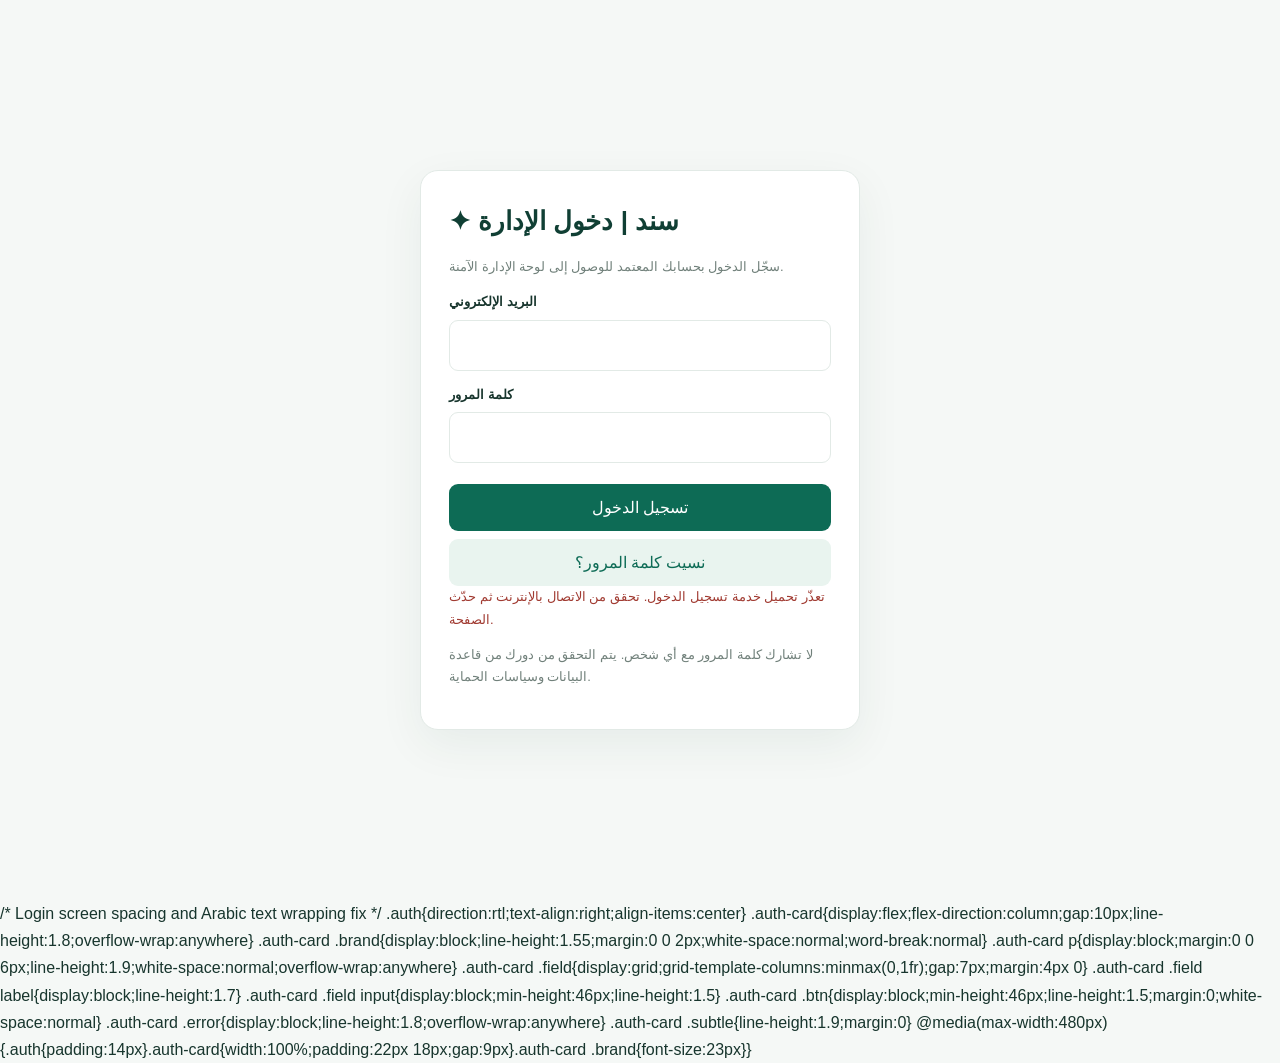
<file: admin/index.html>
<!doctype html>
<html lang="ar" dir="rtl">
<head><meta charset="utf-8"><meta name="viewport" content="width=device-width,initial-scale=1"><meta http-equiv="refresh" content="0;url=/admin.html"><title>إدارة سند</title><script>location.replace('/admin.html'+location.search+location.hash);</script></head>
<body><p><a href="/admin.html">الانتقال إلى لوحة إدارة سند</a></p></body>
</html>
</file>
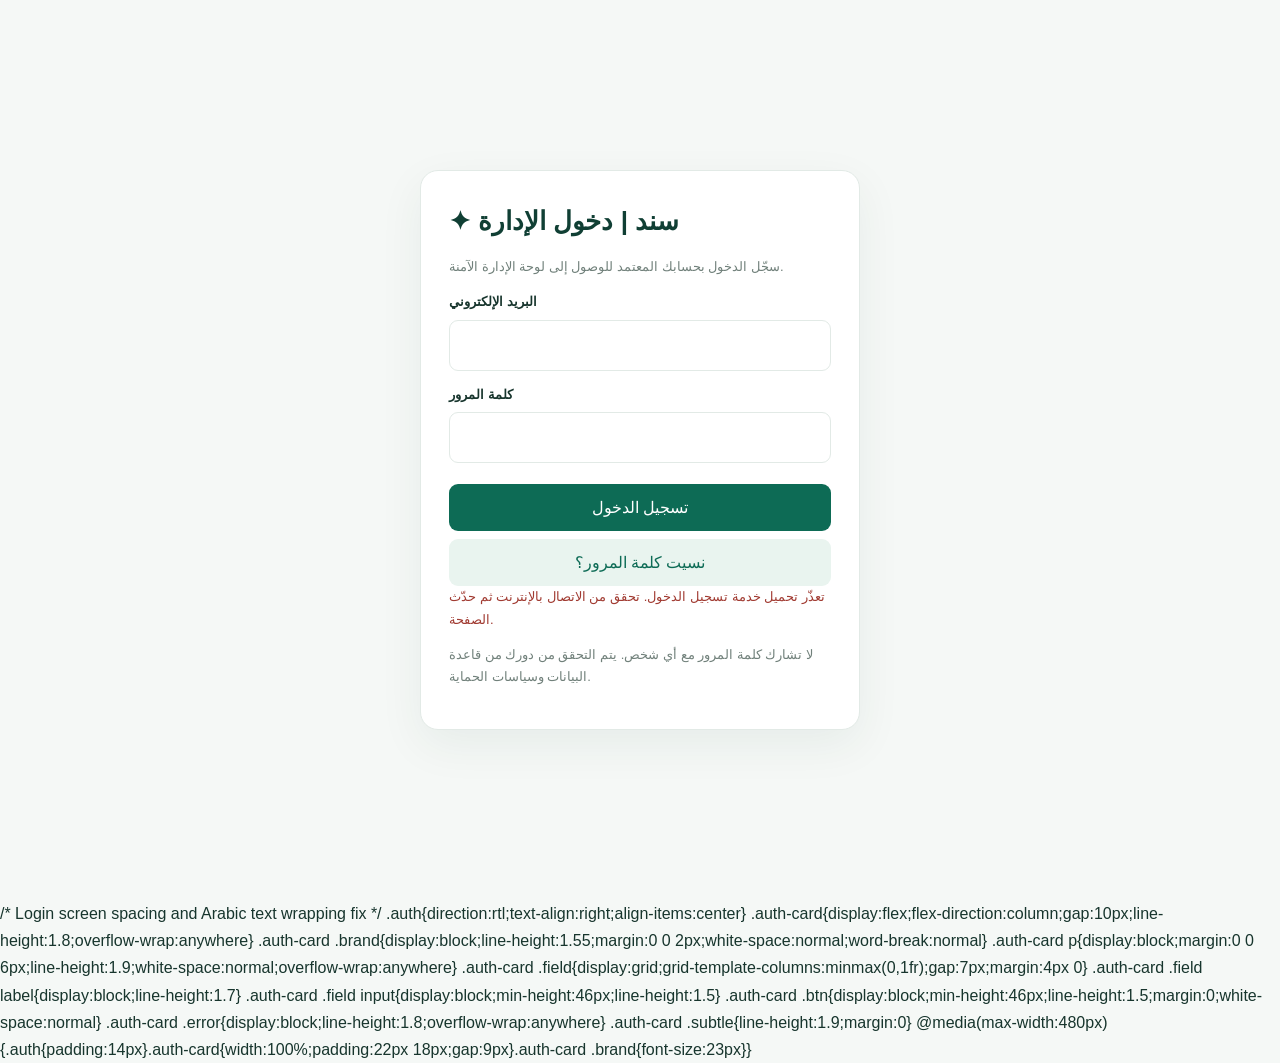
<file: admin.html>
<!doctype html>
<html lang="ar" dir="rtl">
<head>
<meta charset="utf-8"><meta name="viewport" content="width=device-width,initial-scale=1">
<meta name="theme-color" content="#0d6b55"><meta name="application-name" content="إدارة سند"><script>try{var q=new URLSearchParams(location.search).get("lang"),sanadLang=(q==="ar"||q==="en")?q:localStorage.getItem("sanad_language");if(sanadLang!=="ar"&&sanadLang!=="en")sanadLang=/^ar(?:-|$)/i.test(navigator.language||"")?"ar":"en";document.documentElement.lang=sanadLang;document.documentElement.dir=sanadLang==="ar"?"rtl":"ltr";}catch(e){}</script><link rel="manifest" href="/manifest-admin.webmanifest"><link rel="icon" type="image/png" sizes="192x192" href="/icons/admin-app.svg"><link rel="apple-touch-icon" href="/icons/admin-app.svg"><title>إدارة سند</title><script>if("serviceWorker" in navigator){window.addEventListener("load",()=>navigator.serviceWorker.register("/sw.js?v=33",{scope:"/"}).catch(e=>console.warn("Admin app service worker:",e)));}</script>
<style>
:root{--g:#0d6b55;--d:#103f34;--mint:#e9f4ef;--ink:#17352d;--muted:#71817b;--line:#e2eae6;--bg:#f5f8f6;--red:#a13b32}*{box-sizing:border-box}body{margin:0;background:var(--bg);color:var(--ink);font-family:Tahoma,Arial,sans-serif;line-height:1.7}button,input,select,textarea{font:inherit}button{cursor:pointer}.hidden{display:none!important}.auth{min-height:100vh;display:grid;place-items:center;padding:20px}.auth-card{background:white;border:1px solid var(--line);border-radius:18px;padding:28px;width:min(100%,440px);box-shadow:0 15px 45px #103f3410}.brand{font-size:26px;font-weight:bold;color:var(--d);margin-bottom:8px}.auth-card p,.muted{color:var(--muted);font-size:13px}.field{display:grid;gap:6px;margin:13px 0}.field label{font-size:13px;font-weight:bold}.field input,.field select,.field textarea{width:100%;border:1px solid var(--line);border-radius:9px;padding:11px;background:white;color:var(--ink);min-width:0}.btn{border:0;border-radius:9px;padding:10px 15px;background:var(--g);color:white}.btn.secondary{background:var(--mint);color:var(--g)}.btn:disabled{opacity:.6;cursor:wait}.auth .btn{width:100%;margin-top:8px}.error{color:var(--red);font-size:13px;min-height:22px}.layout{display:grid;grid-template-columns:245px 1fr;min-height:100vh}.side{background:var(--d);color:white;padding:22px 15px}.side .brand{color:white;margin:0 8px 20px}.side nav{display:grid;gap:6px}.side nav button{background:transparent;color:#e0eee8;border:0;text-align:right;padding:11px;border-radius:9px}.side nav button.active,.side nav button:hover{background:#23604f}.side .note{font-size:12px;color:#c5d9d0;margin:24px 8px;line-height:1.8}.main{padding:25px;max-width:1450px;width:100%;margin:auto}.top{display:flex;justify-content:space-between;align-items:center;gap:12px;margin-bottom:20px}.top h1{margin:0;font-size:25px}.top-actions{display:flex;align-items:center;gap:10px;flex-wrap:wrap}.pill{background:var(--mint);color:var(--g);padding:6px 11px;border-radius:20px;font-size:12px}.notice{background:#fff8e9;border:1px solid #f2e4c5;color:#765b25;padding:12px;border-radius:10px;font-size:13px;margin-bottom:16px}.stats{display:grid;grid-template-columns:repeat(4,1fr);gap:12px;margin-bottom:18px}.card,.panel{background:white;border:1px solid var(--line);border-radius:14px;padding:17px}.stat small{color:var(--muted)}.stat strong{display:block;font-size:27px;margin-top:8px}.panel{margin-bottom:16px}.panel h2{font-size:17px;margin:0 0 13px}.section{display:none}.section.show{display:block}.formgrid{display:grid;grid-template-columns:repeat(2,minmax(0,1fr));gap:10px}.formgrid .field{margin:0}.wide{grid-column:1/-1}.table-wrap{overflow:auto}table{width:100%;border-collapse:collapse;min-width:550px}th,td{text-align:right;padding:11px 9px;border-bottom:1px solid var(--line);font-size:13px}th{color:var(--muted);font-weight:normal}.empty{text-align:center;color:var(--muted);padding:22px}.actions{display:flex;gap:8px;flex-wrap:wrap;margin:12px 0}.subtle{font-size:12px;color:var(--muted)}.table-actions{display:flex;gap:6px;flex-wrap:wrap}.btn.danger{background:#a13b32;color:#fff}.edit-panel{margin-top:14px}@media(max-width:850px){.layout{grid-template-columns:1fr}.side{padding:12px}.side .brand{margin:0 7px 10px}.side nav{display:flex;overflow:auto}.side nav button{white-space:nowrap}.side .note{display:none}.main{padding:15px}.stats{grid-template-columns:repeat(2,1fr)}}@media(max-width:520px){.top{align-items:flex-start;flex-direction:column}.formgrid{grid-template-columns:1fr}.wide{grid-column:auto}}
</style>
<script>try{var sanadLang=localStorage.getItem("sanad_language");if(sanadLang!=="ar"&&sanadLang!=="en")sanadLang=/^ar(?:-|$)/i.test(navigator.language||"")?"ar":"en";document.documentElement.lang=sanadLang;document.documentElement.dir=sanadLang==="ar"?"rtl":"ltr";}catch(e){}</script></head>
<body>
<section id="authView" class="auth">
 <form id="loginForm" class="auth-card">
  <div class="brand">✦ سند | دخول الإدارة</div>
  <p>سجّل الدخول بحسابك المعتمد للوصول إلى لوحة الإدارة الآمنة.</p>
  <div class="field"><label for="email">البريد الإلكتروني</label><input id="email" type="email" autocomplete="username" required></div>
  <div class="field"><label for="password">كلمة المرور</label><input id="password" type="password" autocomplete="current-password" required></div>
  <button id="loginBtn" class="btn" type="submit">تسجيل الدخول</button>
  <button id="resetBtn" class="btn secondary" type="button">نسيت كلمة المرور؟</button>
  <div id="authError" class="error" role="alert"></div>
  <p class="subtle">لا تشارك كلمة المرور مع أي شخص. يتم التحقق من دورك من قاعدة البيانات وسياسات الحماية.</p>
 </form>
 <form id="recoveryForm" class="auth-card hidden">
  <div class="brand">✦ تعيين كلمة مرور جديدة</div>
  <p>أدخل كلمة مرور جديدة لحسابك، ثم سجّل الدخول بها.</p>
  <div class="field"><label for="newPassword">كلمة المرور الجديدة</label><input id="newPassword" type="password" autocomplete="new-password" minlength="8" required></div>
  <div class="field"><label for="confirmPassword">تأكيد كلمة المرور</label><input id="confirmPassword" type="password" autocomplete="new-password" minlength="8" required></div>
  <button id="savePasswordBtn" class="btn" type="submit">حفظ كلمة المرور</button>
  <div id="recoveryError" class="error" role="alert"></div>
 </form>
</section>
<div id="appView" class="layout hidden">
 <aside class="side"><div class="brand">✦ سند</div><nav id="nav">
  <button class="active" data-tab="overview">نظرة عامة</button>
  <button data-tab="campaigns">الحملات</button><button data-tab="cases">ملفات الأسر</button>
  <button data-tab="aid">طلبات المساعدة</button><button data-tab="distributions">التوزيعات</button><button data-tab="publicIntake">طلبات الموقع الواردة</button><button data-tab="orphans">كفالة الأيتام</button>
  <button data-tab="volunteers">المتطوعون</button><button data-tab="announcements">الإعلانات</button><button data-tab="sponsoredAds">الإعلانات الممولة</button>
  <button data-tab="finance">السجل المالي</button><button data-tab="notifications">التنبيهات</button><button data-tab="team">الصلاحيات</button>
 </nav><p class="note">وصول مقيّد حسب دور الحساب. لا تضف أسماء الأطفال أو عناوين الأسر في الملاحظات العامة.</p></aside>
 <main class="main">
  <div class="top"><div><h1 id="pageTitle">نظرة عامة</h1><div id="signedUser" class="muted"></div></div><div class="top-actions"><span class="pill">مدير عام</span><a class="btn secondary" href="/" style="text-decoration:none">الصفحة الرئيسية</a><button id="languageToggle" class="btn secondary" type="button">English</button><button id="logoutBtn" class="btn secondary">تسجيل الخروج</button></div></div>
  <div class="notice">قاعدة البيانات متصلة. لا تُدخل بيانات مستفيدين حقيقية إلا بعد اعتماد إجراءات الخصوصية والنسخ الاحتياطي والتشغيل المؤسسي. لا توجد بوابة دفع مفعّلة.</div>
  <section id="overview" class="section show"><div class="stats">
   <div class="card stat"><small>الحملات</small><strong id="campaignCount">—</strong></div>
   <div class="card stat"><small>ملفات الأسر</small><strong id="caseCount">—</strong></div>
   <div class="card stat"><small>طلبات المساعدة</small><strong id="aidCount">—</strong></div>
   <div class="card stat"><small>ملفات الأيتام</small><strong id="orphanCount">—</strong></div>
  </div><div class="panel"><h2>حالة الربط</h2><p id="connectionState" class="muted">جارٍ تحميل بيانات قاعدة البيانات…</p></div><div class="panel"><h2>آخر الحملات</h2><div id="recentCampaigns" class="empty">لا توجد بيانات بعد.</div></div></section>
  <section id="campaigns" class="section"><div class="panel"><h2>إضافة حملة إلى قاعدة البيانات</h2><form id="campaignForm" class="formgrid">
   <div class="field"><label>اسم الحملة</label><input name="title" required maxlength="160"></div><div class="field"><label>الهدف المالي التخطيطي</label><input name="target_amount" type="number" min="0" step="0.01"></div>
   <div class="field"><label>العملة</label><select name="currency"><option value="ILS">شيكل (ILS)</option><option value="USD">دولار (USD)</option><option value="EUR">يورو (EUR)</option></select></div>
   <div class="field"><label>الحالة</label><select name="status"><option value="draft">مسودة</option><option value="published">منشورة</option><option value="closed">مغلقة</option></select></div>
   <div class="field wide"><label>الوصف</label><textarea name="description" rows="3"></textarea></div><div><button class="btn">حفظ الحملة</button></div>
  </form></div><div class="panel"><h2>الحملات المسجلة</h2><div id="campaignTable" class="empty">جارٍ التحميل…</div></div></section>
  <section id="cases" class="section"><div class="panel"><h2>فتح ملف أسرة (رمز داخلي فقط)</h2><form id="caseForm" class="formgrid">
   <div class="field"><label>رمز الحالة</label><input name="case_code" required maxlength="40" placeholder="CASE-0001"></div><div class="field"><label>المنطقة العامة</label><input name="region" maxlength="100"></div>
   <div class="field"><label>الحي / المنطقة الفرعية (اختياري)</label><input name="locality" maxlength="100"></div><div class="field"><label>عدد أفراد الأسرة</label><input name="household_size" type="number" min="1"></div>
   <div class="field"><label>الأولوية</label><select name="priority"><option value="normal">عادية</option><option value="high">مرتفعة</option><option value="urgent">طارئة</option><option value="low">منخفضة</option></select></div>
   <div class="field"><label>الحالة</label><select name="status"><option value="new">جديد</option><option value="under_review">قيد الدراسة</option><option value="approved">معتمد</option><option value="active">نشط</option><option value="closed">مغلق</option><option value="rejected">مرفوض</option></select></div><div><button class="btn">حفظ ملف الأسرة</button></div>
  </form><p class="subtle">لا تضع الاسم أو الهاتف أو العنوان التفصيلي هنا. تفاصيل الاتصال لها جدول خاص وصلاحيات منفصلة.</p></div><div class="panel"><h2>ملفات الأسر</h2><div id="caseTable" class="empty">جارٍ التحميل…</div></div></section>
  <section id="aid" class="section"><div class="panel"><h2>تسجيل طلب مساعدة لملف موجود</h2><form id="aidForm" class="formgrid">
   <div class="field"><label>ملف الأسرة</label><select name="case_id" id="caseSelect" required><option value="">اختر رمز الحالة</option></select></div>
   <div class="field"><label>نوع الاحتياج</label><select name="category"><option value="food">غذاء</option><option value="medical">صحي</option><option value="shelter">مأوى</option><option value="cash">نقدي</option><option value="education">تعليم</option><option value="clothing">كسوة</option><option value="other">أخرى</option></select></div>
   <div class="field"><label>الأولوية</label><select name="priority"><option value="normal">عادية</option><option value="high">مرتفعة</option><option value="urgent">طارئة</option><option value="low">منخفضة</option></select></div>
   <div class="field"><label>الحالة</label><select name="status"><option value="new">جديد</option><option value="under_review">قيد المراجعة</option><option value="approved">معتمد</option><option value="scheduled">مجدول</option><option value="delivered">تم التسليم</option><option value="closed">مغلق</option><option value="rejected">مرفوض</option></select></div>
   <div class="field wide"><label>وصف مختصر غير حساس</label><textarea name="description" rows="2" maxlength="1000"></textarea></div><div><button class="btn">حفظ الطلب</button></div>
  </form></div><div class="panel"><h2>طلبات المساعدة</h2><div id="aidTable" class="empty">جارٍ التحميل…</div></div></section>
  <section id="publicIntake" class="section"><div class="panel"><h2>طلبات المساعدة المرسلة من الموقع</h2><p class="subtle">هذه الطلبات منفصلة عن الطلبات المرتبطة بملفات الأسر. تظهر هنا للمدير فقط وفق سياسات قاعدة البيانات.</p><div id="publicIntakeTable" class="empty">جارٍ التحميل…</div><form id="publicIntakeEditForm" class="formgrid panel edit-panel hidden"><input type="hidden" name="id"><div class="field"><label>نوع الاحتياج</label><input name="need_type" required maxlength="120"></div><div class="field"><label>المنطقة</label><input name="region" maxlength="160"></div><div class="field"><label>وسيلة التواصل</label><input name="contact" maxlength="200"></div><div class="field wide"><label>التفاصيل</label><textarea name="details" rows="4" maxlength="3000"></textarea></div><div class="actions wide"><button class="btn" type="submit">حفظ التعديلات</button><button class="btn secondary" id="cancelPublicIntakeEdit" type="button">إلغاء</button></div></form><p id="publicIntakeDiagnostic" class="subtle" aria-live="polite"></p></div></section>
  <section id="orphans" class="section"><div class="panel"><h2>إضافة ملف كفالة برمز داخلي</h2><form id="orphanForm" class="formgrid">
   <div class="field"><label>ملف الأسرة المرتبط</label><select name="case_id" id="orphanCaseSelect" required><option value="">اختر رمز الحالة</option></select></div>
   <div class="field"><label>رمز ملف اليتيم</label><input name="internal_code" required maxlength="40" placeholder="ORPH-0001"></div>
   <div class="field"><label>العمر (بالسنوات)</label><input name="age_years" type="number" min="0" max="21"></div>
   <div class="field"><label>الحالة</label><select name="status"><option value="pending">بانتظار التحقق</option><option value="eligible">مؤهل</option><option value="sponsored">مكفول</option><option value="paused">موقوف مؤقتًا</option><option value="closed">مغلق</option></select></div><div><button class="btn">حفظ ملف الكفالة</button></div>
  </form><p class="subtle">لا تدخل اسم الطفل أو صورته أو مدرسته أو بيانات تعريفية.</p></div><div class="panel"><h2>ملفات الكفالة</h2><div id="orphanTable" class="empty">جارٍ التحميل…</div></div></section>
  <section id="volunteers" class="section"><div class="panel"><h2>إضافة متطوع</h2><form id="volunteerForm" class="formgrid">
   <div class="field"><label>الاسم الكامل</label><input name="full_name" required maxlength="160"></div><div class="field"><label>رقم التواصل</label><input name="phone" type="tel"></div>
   <div class="field"><label>المنطقة العامة</label><input name="region"></div><div class="field"><label>الحالة</label><select name="status"><option value="pending">قيد المراجعة</option><option value="approved">معتمد</option><option value="inactive">غير نشط</option></select></div>
   <div class="field wide"><label>المهارات (افصل بينها بفاصلة)</label><input name="skills" placeholder="تنسيق، توزيع، إدخال بيانات"></div><div><button class="btn">حفظ المتطوع</button></div>
  </form></div><div class="panel"><h2>المتطوعون</h2><div id="volunteerTable" class="empty">جارٍ التحميل…</div></div></section>
  <section id="announcements" class="section"><div class="panel"><h2>إضافة إعلان</h2><form id="announcementForm" class="formgrid"><div class="field"><label>العنوان</label><input name="title" required maxlength="160"></div><div class="field"><label>النشر</label><select name="is_published"><option value="false">مسودة</option><option value="true">نشر الآن</option></select></div><div class="field wide"><label>النص</label><textarea name="body" rows="4" required></textarea></div><div><button class="btn">حفظ الإعلان</button></div></form></div><div class="panel"><h2>الإعلانات</h2><div id="announcementTable" class="empty">جارٍ التحميل…</div></div></section>
  <section id="sponsoredAds" class="section"><div class="panel"><h2>إضافة إعلان ممول</h2><p class="subtle">أضف بيانات الإعلان وسعره ومدة عرضه. يبقى الإعلان مخفيًا حتى تؤكد استلام المبلغ ثم تختار نشره.</p><form id="sponsoredAdForm" class="formgrid">
   <div class="field"><label>اسم المعلن</label><input name="advertiser_name" required maxlength="160"></div><div class="field"><label>عنوان الإعلان</label><input name="title" required maxlength="180"></div>
   <div class="field wide"><label>نص الإعلان</label><textarea name="body" rows="4" required maxlength="3000"></textarea></div>
   <div class="field"><label>رابط صورة الإعلان (اختياري)</label><input name="image_url" type="url" placeholder="https://..."></div><div class="field"><label>رابط الإعلان أو التواصل (اختياري)</label><input name="target_url" type="url" placeholder="https://..."></div>
   <div class="field"><label>السعر المتفق عليه</label><input name="price" type="number" min="0" step="0.01" required></div><div class="field"><label>العملة</label><select name="currency"><option value="ILS">شيكل (ILS)</option><option value="USD">دولار (USD)</option><option value="EUR">يورو (EUR)</option></select></div>
   <div class="field"><label>بداية الإعلان</label><input name="starts_at" type="datetime-local"></div><div class="field"><label>نهاية الإعلان</label><input name="ends_at" type="datetime-local" required></div>
   <div class="field"><label>حالة الإعلان</label><select name="status"><option value="draft">مسودة — غير منشور</option><option value="published">جاهز للنشر بعد تأكيد الدفع</option></select></div><div><button class="btn" type="submit">حفظ الإعلان</button></div>
  </form></div><div class="panel"><h2>إدارة الإعلانات الممولة</h2><div id="sponsoredAdTable" class="empty">جارٍ التحميل…</div></div></section>
<section id="notifications" class="section"><div class="panel"><h2>التنبيهات الداخلية</h2><p class="subtle">تنبيهات داخلية، مع إمكانية استقبال إشعارات الهاتف حتى عند إغلاق لوحة الإدارة.</p><div id="pushControls" class="actions" hidden><button id="enablePushBtn" class="btn" type="button">تفعيل إشعارات الهاتف</button><button id="disablePushBtn" class="btn secondary" type="button" hidden>إيقاف إشعارات هذا الجهاز</button><span id="pushStatus" class="subtle" role="status" aria-live="polite"></span></div><div id="notificationTable" class="empty">جارٍ التحميل…</div></div></section>
  <section id="team" class="section"><div class="panel"><h2>إدارة أدوار الفريق</h2><p class="subtle">يمكن للمدير العام تعديل أدوار الحسابات الموجودة فقط. إنشاء حساب دخول جديد يتم من نظام المصادقة، وليس من هذه الشاشة.</p><div id="teamTable" class="empty">جارٍ التحميل…</div></div></section>
  <section id="distributions" class="section"><div class="panel"><h2>تسجيل عملية توزيع</h2><p class="subtle">سجل ما تم توزيعه فعليًا. تبقى العملية غير مكتملة في التقارير العامة حتى تأكيد استلام المستفيد أو من ينوب عنه.</p><form id="distributionForm" class="formgrid">
 <div class="field"><label>طلب المساعدة</label><select name="request_id" id="distributionRequestSelect" required><option value="">اختر الطلب</option></select></div>
 <div class="field"><label>ملف الأسرة</label><select name="case_id" id="distributionCaseSelect" required><option value="">اختر ملف الأسرة</option></select></div>
 <div class="field"><label>نوع المساعدة</label><input name="assistance_type" required maxlength="120"></div>
 <div class="field"><label>الكمية / عدد الوحدات</label><input name="quantity" type="number" min="0.01" step="0.01" required></div>
 <div class="field"><label>الرقم المرجعي للتوزيع</label><input name="reference_code" required maxlength="80"></div>
 <div class="field wide"><label>ملاحظات غير حساسة</label><textarea name="notes" rows="2" maxlength="500"></textarea></div>
 <div><button class="btn" type="submit">حفظ سجل التوزيع</button></div>
 </form></div><div class="panel"><h2>سجلات التوزيع</h2><div id="distributionTable" class="empty">جارٍ التحميل…</div></div></section>
 <section id="finance" class="section">
 <div class="panel"><h2>تسجيل تبرع وارد يدويًا</h2><p class="notice">يسجل التبرع أولًا بانتظار التحقق. لا تؤكد الاستلام إلا بعد مطابقة التحويل على الشبكة والتحقق من وصوله فعليًا.</p><form id="donationEntryForm" class="formgrid">
  <div class="field"><label>الحملة (اختياري)</label><select name="campaign_id" id="donationCampaignSelect"><option value="">حملة سند العامة</option></select></div>
  <div class="field"><label>المبلغ</label><input name="amount" type="number" min="0.01" step="0.01" required></div>
  <div class="field"><label>العملة</label><select name="currency"><option value="USD">دولار (USD)</option><option value="ILS">شيكل (ILS)</option><option value="EUR">يورو (EUR)</option></select></div>
  <div class="field"><label>اسم المتبرع (اختياري، داخلي)</label><input name="donor_name" maxlength="160"></div>
  <div class="field"><label>مرجع التحويل</label><input name="payment_reference" maxlength="180" required></div>
  <div class="field"><label>الشبكة</label><input name="network" maxlength="80" placeholder="BEP20"></div>
  <div class="field wide"><label>معرّف المعاملة TXID</label><input name="transaction_hash" maxlength="220" dir="ltr"></div><div><button class="btn" type="submit">حفظ بانتظار التحقق</button></div>
 </form></div>
 <div class="panel"><h2>سجل التبرعات</h2><div id="donationTable" class="empty">جارٍ التحميل…</div></div>
 <div class="panel"><h2>تسجيل مصروف فعلي</h2><p class="subtle">أدخل المصروف بعد حدوثه، ثم تحقّق منه بعد مراجعة الإيصال أو المستند. لا تسجل تقديرات على أنها مصروفات مدفوعة.</p>
 <form id="campaignExpenseForm" class="formgrid">
  <div class="field"><label>الحملة (اختياري)</label><select name="campaign_id" id="expenseCampaignSelect"><option value="">مصروف عام</option></select></div>
  <div class="field"><label>وصف المصروف</label><input name="description" maxlength="500" required></div>
  <div class="field"><label>التصنيف</label><select name="category"><option value="food">غذاء</option><option value="medical">طبي</option><option value="shelter">مأوى</option><option value="water">مياه</option><option value="education">تعليم</option><option value="clothing">كسوة</option><option value="transport">نقل</option><option value="operations">تشغيل</option><option value="other">أخرى</option></select></div>
  <div class="field"><label>المبلغ</label><input name="amount" type="number" min="0.01" step="0.01" required></div>
  <div class="field"><label>العملة</label><select name="currency"><option value="USD">دولار (USD)</option><option value="ILS">شيكل (ILS)</option><option value="EUR">يورو (EUR)</option></select></div>
  <div class="field"><label>مرجع الإيصال / المستند</label><input name="receipt_reference" maxlength="180"></div><div><button class="btn" type="submit">حفظ المصروف للمراجعة</button></div>
 </form></div>
 <div class="panel"><h2>المصروفات المسجلة</h2><div id="expenseTable" class="empty">جارٍ التحميل…</div></div>
 <div class="panel"><h2>سجل التدقيق</h2><p class="subtle">يسجل التغييرات المالية وتحديثات حالة الطلب دون نسخ أرقام الهوية أو بيانات الاتصال إلى سجل التدقيق.</p><div id="auditTable" class="empty">جارٍ التحميل…</div></div>
 </section>
 </main>
</div>
<script>
/* Keep the login form from navigating away if the module or network fails. */
document.getElementById('loginForm').addEventListener('submit',function(event){
 event.preventDefault();
 if(!window.sanadLoginReady){
  const message=document.getElementById('authError');
  if(message) message.textContent='جاري تجهيز تسجيل الدخول… إذا استمرت الرسالة، حدّث الصفحة بعد قليل.';
 }
});
</script>
<script type="module">
let createClient;
try {
 ({ createClient } = await import('https://esm.sh/@supabase/supabase-js@2'));
} catch (loadError) {
 const message=document.getElementById('authError');
 if(message) message.textContent='تعذّر تحميل خدمة تسجيل الدخول. تحقق من الاتصال بالإنترنت ثم حدّث الصفحة.';
 throw loadError;
}
const SUPABASE_URL='https://vovpbesmqgvfpjxslzbx.supabase.co';
const SUPABASE_KEY='sb_publishable_1T4fLsk02CYnxnJOFVGhtw_Mh-t9V3j';
const db=createClient(SUPABASE_URL,SUPABASE_KEY);
const $=id=>document.getElementById(id);
const labels={overview:'نظرة عامة',campaigns:'الحملات',cases:'ملفات الأسر',aid:'طلبات المساعدة',publicIntake:'طلبات الموقع الواردة',orphans:'كفالة الأيتام',volunteers:'المتطوعون',announcements:'الإعلانات',sponsoredAds:'الإعلانات الممولة',finance:'السجل المالي',notifications:'التنبيهات',team:'الصلاحيات',distributions:'التوزيعات'};
let currentUser=null;
function safe(v){return String(v??'—').replace(/[&<>"']/g,c=>({'&':'&amp;','<':'&lt;','>':'&gt;','"':'&quot;',"'":'&#39;'}[c]));}

function renderSponsoredAds(rows){
 const el=$('sponsoredAdTable');
 if(!rows?.length){el.innerHTML='<div class="empty">لا توجد إعلانات ممولة حتى الآن</div>';return;}
 el.innerHTML='<div class="table-wrap"><table><thead><tr><th>المعلن</th><th>الإعلان</th><th>السعر</th><th>الدفع</th><th>النشر</th><th>المدة</th><th>إجراءات</th></tr></thead><tbody>'+rows.map(r=>'<tr><td>'+safe(r.advertiser_name)+'</td><td>'+safe(r.title)+'</td><td>'+safe(r.price)+' '+safe(r.currency)+'</td><td>'+safe(r.payment_status==='paid'?'مدفوع':'بانتظار الدفع')+'</td><td>'+safe(r.status==='published'?'منشور':r.status==='paused'?'متوقف':'مسودة')+'</td><td>'+safe(new Date(r.starts_at).toLocaleDateString('ar'))+' — '+safe(new Date(r.ends_at).toLocaleDateString('ar'))+'</td><td><div class="table-actions">'+(r.payment_status!=='paid'?'<button class="btn secondary" type="button" data-ad-action="paid" data-id="'+safe(r.id)+'">تأكيد الدفع</button>':'')+(r.status==='published'?'<button class="btn danger" type="button" data-ad-action="pause" data-id="'+safe(r.id)+'">إيقاف</button>':'<button class="btn" type="button" data-ad-action="publish" data-id="'+safe(r.id)+'">نشر</button>')+'</div></td></tr>').join('')+'</tbody></table></div>';
}
function showError(message){$('authError').textContent=message;}
function openNotificationTarget(){
 const params=new URLSearchParams(location.search);
 const tab=params.get('tab');
 if(!['publicIntake','finance'].includes(tab))return;
 const button=document.querySelector('#nav button[data-tab="'+tab+'"]');
 if(!button||button.hidden)return;
 document.querySelectorAll('#nav button').forEach(x=>x.classList.toggle('active',x===button));
 document.querySelectorAll('.section').forEach(x=>x.classList.toggle('show',x.id===tab));
 $('pageTitle').textContent=labels[tab]||'التنبيهات';
 const recordId=params.get('record');
 if(recordId){
  const row=Array.from(document.querySelectorAll('#'+tab+' [data-record-id]')).find(x=>x.dataset.recordId===recordId);
  if(row){row.scrollIntoView({behavior:'smooth',block:'center'});row.style.outline='3px solid #0d6b55';row.style.outlineOffset='2px';}
 }
}
function renderTable(id,rows,cols){const el=$(id);if(!rows?.length){el.innerHTML='<div class="empty">لا توجد سجلات حتى الآن</div>';return;}el.innerHTML='<div class="table-wrap"><table><thead><tr>'+cols.map(c=>'<th>'+c[1]+'</th>').join('')+'</tr></thead><tbody>'+rows.map(r=>'<tr>'+cols.map(c=>'<td>'+safe(r[c[0]])+'</td>').join('')+'</tr>').join('')+'</tbody></table></div>';}
function renderPublicIntake(rows){
 const el=$('publicIntakeTable');
 if(!rows?.length){el.innerHTML='<div class="empty">لا توجد سجلات حتى الآن</div>';return;}
 const cols=[['public_reference','رقم المتابعة'],['status','الحالة'],['full_name','الاسم الكامل'],['identity_number','رقم الهوية'],['phone','الهاتف'],['need_type','نوع الاحتياج'],['region','المنطقة'],['locality','البلدة/الحي'],['household_size','أفراد الأسرة'],['children_count','الأطفال'],['elderly_count','كبار السن'],['disability_count','ذوو الإعاقة'],['marital_status','الحالة الاجتماعية'],['details','تفاصيل الحالة'],['created_at','تاريخ الإرسال']];
 el.innerHTML='<div class="table-wrap"><table><thead><tr>'+cols.map(c=>'<th>'+c[1]+'</th>').join('')+'<th>الإجراءات</th></tr></thead><tbody>'+rows.map(r=>'<tr data-record-id="'+safe(r.id)+'">'+cols.map(c=>'<td>'+safe(r[c[0]])+'</td>').join('')+'<td><div class="table-actions"><select data-intake-status="'+safe(r.id)+'"><option value="received"'+(r.status==='received'?' selected':'')+'>مستلم</option><option value="under_review"'+(r.status==='under_review'?' selected':'')+'>قيد المراجعة</option><option value="approved"'+(r.status==='approved'?' selected':'')+'>مقبول</option><option value="in_progress"'+(r.status==='in_progress'?' selected':'')+'>قيد التنفيذ</option><option value="completed"'+(r.status==='completed'?' selected':'')+'>مكتمل</option><option value="rejected"'+(r.status==='rejected'?' selected':'')+'>مرفوض</option></select><button class="btn" type="button" data-intake-action="status" data-id="'+safe(r.id)+'">تحديث الحالة</button><button class="btn secondary" type="button" data-intake-action="edit" data-id="'+safe(r.id)+'">تعديل</button><button class="btn danger" type="button" data-intake-action="delete" data-id="'+safe(r.id)+'">حذف</button></div></td></tr>').join('')+'</tbody></table></div>';
}
async function loadTable(table,columns,container,order='created_at'){const {data,error}=await db.from(table).select(columns).order(order,{ascending:false}).limit(100);if(error){$(container).textContent='تعذّر تحميل البيانات: '+error.message;return [];}return data||[];}
async function refresh(){
 $('connectionState').textContent='متصل بقاعدة البيانات. يتم تحميل السجلات وفق صلاحيات المدير.';
 const [campaigns,cases,aid,orphans,volunteers,announcements,donations,sponsoredAds,expenses,auditRows,notifications,team,distributions]=await Promise.all([
  loadTable('campaigns','id,title,status,target_amount,currency,created_at','campaignTable'),
  loadTable('family_cases','id,case_code,region,household_size,status,priority,created_at','caseTable'),
  loadTable('assistance_requests','id,case_id,category,priority,status,created_at','aidTable'),
  loadTable('orphan_profiles','id,internal_code,age_years,status,created_at','orphanTable'),
  loadTable('volunteers','id,full_name,phone,region,status,created_at','volunteerTable'),
  loadTable('announcements','id,title,is_published,created_at','announcementTable'),
  loadTable('donations','id,public_reference,amount,currency,payment_status,network,transaction_hash,verified_at,created_at','donationTable'),
  loadTable('sponsored_ads','id,advertiser_name,title,price,currency,payment_status,status,starts_at,ends_at,created_at','sponsoredAdTable'),
  loadTable('campaign_expenses','id,campaign_id,description,category,amount,currency,status,receipt_reference,paid_at,created_at','expenseTable'),
  loadTable('audit_logs','id,actor_id,action,table_name,record_id,details,created_at','auditTable'),
  loadTable('notifications','id,notification_type,title,body,link,read_at,created_at','notificationTable'),
  loadTable('profiles','id,full_name,role,is_active,created_at','teamTable'),
  loadTable('distribution_records','id,request_id,case_id,distributor_id,assistance_type,quantity,delivered_at,recipient_confirmation,reference_code,created_at','distributionTable')
 ]);
 $('campaignCount').textContent=campaigns.length;$('caseCount').textContent=cases.length;$('aidCount').textContent=aid.length;$('orphanCount').textContent=orphans.length;
 renderTable('campaignTable',campaigns,[['title','الحملة'],['target_amount','الهدف'],['currency','العملة'],['status','الحالة']]);
 renderTable('caseTable',cases,[['case_code','رمز الحالة'],['region','المنطقة'],['household_size','عدد الأفراد'],['priority','الأولوية'],['status','الحالة']]);
 renderTable('aidTable',aid,[['category','الاحتياج'],['priority','الأولوية'],['status','الحالة'],['created_at','التاريخ']]);
 const {data:adminCheck,error:adminCheckError}=await db.rpc('is_sanad_admin');
 const {count:intakeCount,error:intakeCountError}=await db.from('public_aid_intake').select('id',{count:'exact',head:true});
 const {data:publicIntake,error:publicIntakeError}=await db.rpc('admin_list_public_aid_requests');
 const diag=['معرّف جلسة الدخول: '+currentUser.id,'فحص صلاحية المدير من داخل الجلسة: '+(adminCheckError?'خطأ '+adminCheckError.code+' — '+adminCheckError.message:String(adminCheck)),'عدد السجلات المرئية للجلسة: '+(intakeCountError?'خطأ '+intakeCountError.code+' — '+intakeCountError.message:String(intakeCount))];
 $('publicIntakeDiagnostic').textContent=diag.join(' | ');
 if(publicIntakeError){$('publicIntakeTable').textContent='تعذّر تحميل طلبات الموقع: '+publicIntakeError.message;}else{renderPublicIntake(publicIntake);}
 renderTable('orphanTable',orphans,[['internal_code','رمز الملف'],['age_years','العمر'],['status','الحالة']]);
 renderTable('volunteerTable',volunteers,[['full_name','المتطوع'],['phone','التواصل'],['region','المنطقة'],['status','الحالة']]);
 renderTable('announcementTable',announcements,[['title','العنوان'],['is_published','منشور؟'],['created_at','تاريخ الإنشاء']]);
 $('donationTable').innerHTML=donations.length?'<div class="table-wrap"><table><thead><tr><th>المرجع</th><th>المبلغ</th><th>العملة</th><th>الدفع</th><th>الشبكة</th><th>TXID</th><th>إجراء</th></tr></thead><tbody>'+donations.map(r=>'<tr data-record-id="'+safe(r.id)+'"><td>'+safe(r.public_reference||r.payment_reference)+'</td><td>'+safe(r.amount)+'</td><td>'+safe(r.currency)+'</td><td>'+safe(r.payment_status)+'</td><td>'+safe(r.network)+'</td><td dir="ltr">'+safe(r.transaction_hash)+'</td><td>'+(r.payment_status==='confirmed'?'مؤكد':'<button class="btn" type="button" data-donation-action="confirm" data-id="'+safe(r.id)+'">تأكيد الاستلام</button>')+'</td></tr>').join('')+'</tbody></table></div>':'<div class="empty">لا توجد تبرعات مسجلة حتى الآن.</div>';
 $('expenseTable').innerHTML=expenses.length?'<div class="table-wrap"><table><thead><tr><th>الوصف</th><th>المبلغ</th><th>العملة</th><th>الحالة</th><th>مرجع المستند</th><th>إجراء</th></tr></thead><tbody>'+expenses.map(r=>'<tr><td>'+safe(r.description)+'</td><td>'+safe(r.amount)+'</td><td>'+safe(r.currency)+'</td><td>'+safe(r.status)+'</td><td>'+safe(r.receipt_reference)+'</td><td>'+(r.status==='verified'?'تم التحقق':'<button class="btn" type="button" data-expense-action="verify" data-id="'+safe(r.id)+'">تأكيد الدفع والتحقق</button>')+'</td></tr>').join('')+'</tbody></table></div>':'<div class="empty">لا توجد مصروفات مسجلة حتى الآن.</div>';
 renderSponsoredAds(sponsoredAds);
 renderTable('auditTable',auditRows,[['action','العملية'],['table_name','الجدول'],['record_id','السجل'],['details','تفاصيل غير شخصية'],['created_at','التاريخ']]);
 const campaignOptions=campaigns.map(x=>'<option value="'+safe(x.id)+'">'+safe(x.title)+'</option>').join('');
 $('donationCampaignSelect').innerHTML='<option value="">حملة سند العامة</option>'+campaignOptions;
 $('expenseCampaignSelect').innerHTML='<option value="">مصروف عام</option>'+campaignOptions;
 const requestOptions=aid.map(x=>'<option value="'+safe(x.id)+'" data-case="'+safe(x.case_id)+'">'+safe(x.category)+' — '+safe(x.status)+'</option>').join('');
 $('distributionRequestSelect').innerHTML='<option value="">اختر الطلب</option>'+requestOptions;
 $('distributionCaseSelect').innerHTML='<option value="">اختر ملف الأسرة</option>'+cases.map(x=>'<option value="'+safe(x.id)+'">'+safe(x.case_code)+' — '+safe(x.region||'')+'</option>').join('');
 $('distributionTable').innerHTML=distributions.length?'<div class="table-wrap"><table><thead><tr><th>المرجع</th><th>المساعدة</th><th>الكمية</th><th>حالة الاستلام</th><th>تاريخ التسليم</th><th>إجراء</th></tr></thead><tbody>'+distributions.map(r=>'<tr><td>'+safe(r.reference_code)+'</td><td>'+safe(r.assistance_type)+'</td><td>'+safe(r.quantity)+'</td><td>'+safe(r.recipient_confirmation)+'</td><td>'+safe(r.delivered_at)+'</td><td>'+(r.recipient_confirmation==='confirmed'||r.recipient_confirmation==='proxy_confirmed'?'تم التأكيد':'<button class="btn" type="button" data-distribution-confirm="'+safe(r.id)+'">تأكيد الاستلام</button>')+'</td></tr>').join('')+'</tbody></table></div>':'<div class="empty">لا توجد سجلات توزيع حتى الآن.</div>';
 $('notificationTable').innerHTML=notifications.length?'<div class="table-wrap"><table><thead><tr><th>العنوان</th><th>التفاصيل</th><th>التاريخ</th><th>الحالة</th><th>إجراء</th></tr></thead><tbody>'+notifications.map(n=>'<tr><td>'+safe(n.title)+'</td><td>'+safe(n.body)+'</td><td>'+safe(n.created_at)+'</td><td>'+(n.read_at?'مقروء':'جديد')+'</td><td>'+(n.read_at?'—':'<button class="btn secondary" type="button" data-notification-read="'+safe(n.id)+'">تحديد كمقروء</button>')+'</td></tr>').join('')+'</tbody></table></div>':'<div class="empty">لا توجد تنبيهات جديدة.</div>';
 $('teamTable').innerHTML=team.length?'<div class="table-wrap"><table><thead><tr><th>الاسم</th><th>معرّف الحساب</th><th>الدور</th><th>الحالة</th><th>إجراء</th></tr></thead><tbody>'+team.map(u=>'<tr><td>'+safe(u.full_name)+'</td><td dir="ltr">'+safe(u.id)+'</td><td><select data-team-role="'+safe(u.id)+'"><option value="admin"'+(u.role==='admin'?' selected':'')+'>مدير عام</option><option value="accountant"'+(u.role==='accountant'?' selected':'')+'>محاسب</option><option value="researcher"'+(u.role==='researcher'?' selected':'')+'>باحث حالات</option><option value="distributor"'+(u.role==='distributor'?' selected':'')+'>مسؤول توزيع</option><option value="orphan_supervisor"'+(u.role==='orphan_supervisor'?' selected':'')+'>مشرف أيتام</option><option value="volunteer"'+(u.role==='volunteer'?' selected':'')+'>متطوع</option></select></td><td><select data-team-active="'+safe(u.id)+'"><option value="true"'+(u.is_active?' selected':'')+'>نشط</option><option value="false"'+(!u.is_active?' selected':'')+'>موقوف</option></select></td><td><button class="btn" type="button" data-team-save="'+safe(u.id)+'">حفظ التعديلات</button></td></tr>').join('')+'</tbody></table></div>':'<div class="empty">لا توجد حسابات فريق.</div>';
 renderTable('recentCampaigns',campaigns.slice(0,5),[['title','الحملة'],['status','الحالة'],['target_amount','الهدف']]);
 const options=cases.map(c=>'<option value="'+safe(c.id)+'">'+safe(c.case_code)+' — '+safe(c.region||'')+'</option>').join('');
 $('caseSelect').innerHTML='<option value="">اختر رمز الحالة</option>'+options;
 $('orphanCaseSelect').innerHTML='<option value="">اختر رمز الحالة</option>'+options;
}

const VAPID_PUBLIC_KEY='BDNbxbHWLwifgsa35YvITzqVxDxOTZeJ3BfdyBgNi1HZAWLvZG6BK2-2eEc0t6Ksqb61_VzgJ7xQKvmHCh9h3lw';
function pushApplicationKey(value){
 const padding='='.repeat((4-value.length%4)%4);
 const raw=atob((value+padding).replace(/-/g,'+').replace(/_/g,'/'));
 return Uint8Array.from(raw,c=>c.charCodeAt(0));
}
async function saveDevicePushSubscription(subscription){
 const data=subscription.toJSON();
 if(!data.keys?.p256dh||!data.keys?.auth)throw new Error('بيانات اشتراك الإشعارات غير مكتملة.');
 const {error}=await db.from('push_subscriptions').upsert({
  user_id:currentUser.id,endpoint:subscription.endpoint,
  p256dh:data.keys.p256dh,auth:data.keys.auth,user_agent:navigator.userAgent
 },{onConflict:'endpoint'});
 if(error)throw error;
}
async function initPushControls(role){
 const controls=$('pushControls'),enable=$('enablePushBtn'),disable=$('disablePushBtn'),status=$('pushStatus');
 if(!controls)return;
 if(!['admin','accountant','researcher'].includes(role)){controls.hidden=true;return;}
 controls.hidden=false;
 if(!('serviceWorker' in navigator)||!('PushManager' in window)||!('Notification' in window)){
  enable.disabled=true;status.textContent='هذا المتصفح لا يدعم إشعارات الهاتف.';return;
 }
 if(!enable.dataset.bound){
  enable.dataset.bound='1';
  enable.addEventListener('click',async()=>{
   enable.disabled=true;status.textContent='جارٍ تفعيل الإشعارات…';
   try{
    const permission=await Notification.requestPermission();
    if(permission!=='granted')throw new Error(permission==='denied'?'تم منع الإشعارات من إعدادات المتصفح.':'لم يتم السماح بالإشعارات.');
    const registration=await navigator.serviceWorker.ready;
    const subscription=await registration.pushManager.getSubscription()||await registration.pushManager.subscribe({
     userVisibleOnly:true,applicationServerKey:pushApplicationKey(VAPID_PUBLIC_KEY)
    });
    await saveDevicePushSubscription(subscription);
    await initPushControls(role);
    status.textContent='تم تسجيل هذا الجهاز لاستقبال إشعارات سند.';
   }catch(error){enable.disabled=false;status.textContent=error.message||'تعذر تفعيل الإشعارات.';}
  });
  disable.addEventListener('click',async()=>{
   disable.disabled=true;status.textContent='جارٍ إيقاف الإشعارات…';
   try{
    const registration=await navigator.serviceWorker.ready;
    const subscription=await registration.pushManager.getSubscription();
    if(subscription){
     const {error}=await db.from('push_subscriptions').delete().eq('endpoint',subscription.endpoint);
     if(error)throw error;
     await subscription.unsubscribe();
    }
    await initPushControls(role);
    status.textContent='تم إيقاف إشعارات هذا الجهاز.';
   }catch(error){disable.disabled=false;status.textContent=error.message||'تعذر إيقاف الإشعارات.';}
  });
 }
 try{
  const registration=await navigator.serviceWorker.ready;
  const subscription=await registration.pushManager.getSubscription();
  if(subscription){
   await saveDevicePushSubscription(subscription);
   enable.disabled=true;enable.textContent='الإشعارات مفعّلة لهذا الجهاز';disable.hidden=false;disable.disabled=false;
   status.textContent='هذا الجهاز مسجل لاستقبال إشعارات سند.';
  }else{
   enable.disabled=Notification.permission==='denied';
   enable.textContent='تفعيل إشعارات الهاتف';disable.hidden=true;
   status.textContent=Notification.permission==='denied'?'الإشعارات محظورة. اسمح بها من إعدادات الموقع في المتصفح.':'فعّل الإشعارات مرة واحدة لاستقبال تنبيهات التبرعات والطلبات.';
  }
 }catch(error){enable.disabled=true;status.textContent='تعذر تجهيز خدمة الإشعارات. حدّث الصفحة وحاول مجددًا.';}
}

async function enter(user){
 const {data:profile,error}=await db.from('profiles').select('full_name,role,is_active').eq('id',user.id).single();
 const roleTabs={admin:['overview','campaigns','cases','aid','distributions','publicIntake','orphans','volunteers','announcements','sponsoredAds','finance','notifications','team'],accountant:['overview','campaigns','finance','notifications'],researcher:['overview','cases','aid','orphans','notifications'],distributor:['overview','cases','aid','distributions','notifications'],orphan_supervisor:['overview','cases','orphans','notifications'],volunteer:['overview','volunteers','notifications']};
 if(error||!profile||!profile.is_active||!roleTabs[profile.role]){await db.auth.signOut();$('authView').classList.remove('hidden');$('appView').classList.add('hidden');showError('هذا الحساب غير مخول للدخول أو أنه غير نشط.');return;}
 currentUser=user;
 document.querySelectorAll('#nav button[data-tab]').forEach(button=>{button.hidden=!roleTabs[profile.role].includes(button.dataset.tab);});
 const roleNames={admin:'مدير عام',accountant:'محاسب',researcher:'باحث حالات',distributor:'مسؤول توزيع',orphan_supervisor:'مشرف أيتام',volunteer:'متطوع'};
 document.querySelector('.top .pill').textContent=roleNames[profile.role]||'عضو فريق';
 $('authView').classList.add('hidden');$('appView').classList.remove('hidden');$('signedUser').textContent=(profile.full_name||user.email)+' — '+user.email;await refresh();openNotificationTarget();await initPushControls(profile.role);
}
$('loginForm').addEventListener('submit',async e=>{
 e.preventDefault();
 const email=$('email').value.trim();
 const password=$('password').value;
 $('loginBtn').disabled=true;
 showError('جارٍ التحقق من الحساب…');
 try{
  const {data,error}=await db.auth.signInWithPassword({email,password});
  if(error){
   $('email').value=email;$('password').value=password;
   showError('لم يكتمل تسجيل الدخول. تأكد من بيانات الحساب وحاول مجددًا.');
   return;
  }
  showError('');
  await enter(data.user);
  if(!currentUser){
   $('email').value=email;$('password').value=password;
  }
 }catch(err){
  $('email').value=email;$('password').value=password;
  showError('حدث خطأ أثناء تسجيل الدخول. حاول مرة أخرى.');
 }finally{
  $('loginBtn').disabled=false;
 }
});
const RESET_LIMIT=3,RESET_WINDOW=24*60*60*1000,RESET_KEY='sanad_admin_reset_attempts_v1';
function resetAttempts(){try{const v=JSON.parse(localStorage.getItem(RESET_KEY)||'null');if(!v||Date.now()-v.startedAt>=RESET_WINDOW)return {count:0,startedAt:Date.now()};return v;}catch{return {count:0,startedAt:Date.now()};}}
$('resetBtn').addEventListener('click',async()=>{
 const email=$('email').value.trim();
 if(!email){showError('اكتب بريدك الإلكتروني أولًا.');return;}
 const attempts=resetAttempts();
 if(attempts.count>=RESET_LIMIT){const mins=Math.ceil((RESET_WINDOW-(Date.now()-attempts.startedAt))/60000);showError('استخدمت المحاولات الثلاث. حاول مجددًا بعد '+mins+' دقيقة تقريبًا.');return;}
 $('resetBtn').disabled=true;
 attempts.count+=1;localStorage.setItem(RESET_KEY,JSON.stringify(attempts));
 const {error}=await db.auth.resetPasswordForEmail(email,{redirectTo:'https://sanad-platform-ti30.onrender.com/admin'});
 $('resetBtn').disabled=false;
 const left=RESET_LIMIT-attempts.count;
 showError(error?'تعذّر إرسال رابط الاستعادة: '+(error.message==='email rate limit exceeded'?'وصلنا إلى حد إرسال الرسائل مؤقتًا؛ انتظر قبل المحاولة التالية.':error.message):'إذا كان البريد مسجلًا، ستصلك رسالة الاستعادة. تبقّت لك '+left+' من 3 محاولات خلال 24 ساعة.');
});
$('publicIntakeTable').addEventListener('click',async e=>{
 const btn=e.target.closest('button[data-intake-action]');
 if(!btn)return;
 const id=btn.dataset.id;
 if(btn.dataset.intakeAction==='status'){
  const select=document.querySelector('[data-intake-status="'+CSS.escape(id)+'"]');const status=select?.value;if(!status)return;
  btn.disabled=true;const {data:updated,error}=await db.from('public_aid_intake').update({status,status_updated_at:new Date().toISOString()}).eq('id',id).select('id');btn.disabled=false;
  if(error||!updated?.length){alert('تعذر تحديث حالة الطلب: '+(error?.message||'لا توجد صلاحية.'));return;}await refresh();alert('تم تحديث حالة الطلب.');return;
 }
 if(btn.dataset.intakeAction==='edit'){
  const {data,error}=await db.from('public_aid_intake').select('id,need_type,region,contact,details').eq('id',id).single();
  if(error||!data){alert('تعذّر فتح الطلب للتعديل: '+(error?.message||'لم يتم العثور على الطلب.'));return;}
  const form=$('publicIntakeEditForm');
  for(const key of ['id','need_type','region','contact','details'])form.elements[key].value=data[key]??'';
  form.classList.remove('hidden');form.scrollIntoView({behavior:'smooth',block:'center'});
 }else if(btn.dataset.intakeAction==='delete'){
  if(!confirm('هل أنت متأكد من حذف هذا الطلب نهائيًا؟ لا يمكن التراجع عن الحذف.'))return;
  btn.disabled=true;
  const {data:deletedRows,error}=await db.from('public_aid_intake').delete().eq('id',id).select('id');
  if(error){btn.disabled=false;alert('تعذّر حذف الطلب: '+error.message);return;}
  if(!deletedRows?.length){btn.disabled=false;alert('لم يُحذف الطلب. لا تملك الجلسة صلاحية الحذف أو أن الطلب غير موجود.');return;}
  await refresh();alert('تم حذف الطلب فعليًا.');
 }
});
$('publicIntakeEditForm').addEventListener('submit',async e=>{
 e.preventDefault();const form=e.currentTarget;const id=form.elements.id.value;
 const values={need_type:form.elements.need_type.value.trim(),region:form.elements.region.value.trim()||null,contact:form.elements.contact.value.trim()||null,details:form.elements.details.value.trim()||null};
 const submit=form.querySelector('button[type="submit"]');submit.disabled=true;
 const {data:updatedRows,error}=await db.from('public_aid_intake').update(values).eq('id',id).select('id');
 submit.disabled=false;
 if(error){alert('تعذّر حفظ التعديلات: '+error.message);return;}
 if(!updatedRows?.length){alert('لم تُحفظ التعديلات. لا تملك الجلسة صلاحية التعديل أو أن الطلب غير موجود.');return;}
 form.classList.add('hidden');form.reset();await refresh();alert('تم حفظ التعديلات بنجاح.');
});
$('cancelPublicIntakeEdit').addEventListener('click',()=>{$('publicIntakeEditForm').classList.add('hidden');$('publicIntakeEditForm').reset();});
$('logoutBtn').addEventListener('click',async()=>{await db.auth.signOut();location.reload();});
$('recoveryForm').addEventListener('submit',async e=>{
 e.preventDefault();const next=$('newPassword').value,confirm=$('confirmPassword').value;
 if(next.length<8){$('recoveryError').textContent='كلمة المرور يجب أن تكون 8 أحرف على الأقل.';return;}
 if(next!==confirm){$('recoveryError').textContent='كلمتا المرور غير متطابقتين.';return;}
 $('savePasswordBtn').disabled=true;$('recoveryError').textContent='جارٍ تحديث كلمة المرور…';
 const {error}=await db.auth.updateUser({password:next});$('savePasswordBtn').disabled=false;
 if(error){$('recoveryError').textContent='تعذّر تحديث كلمة المرور: '+error.message;return;}
 await db.auth.signOut();$('recoveryForm').classList.add('hidden');$('loginForm').classList.remove('hidden');$('password').value='';showError('تم تحديث كلمة المرور بنجاح. سجّل الدخول بكلمة المرور الجديدة.');
});
function hasRecoveryCallback(){
 const hash=new URLSearchParams(location.hash.startsWith('#')?location.hash.slice(1):location.hash);
 const query=new URLSearchParams(location.search);
 return hash.get('type')==='recovery'||query.get('type')==='recovery'||query.has('code');
}
let recoveryFlow=hasRecoveryCallback();
function showRecoveryForm(){
 recoveryFlow=true;
 $('authView').classList.remove('hidden');$('appView').classList.add('hidden');
 $('loginForm').classList.add('hidden');$('recoveryForm').classList.remove('hidden');
}
db.auth.onAuthStateChange((event,session)=>{
 if(event==='PASSWORD_RECOVERY'){
  showRecoveryForm();
  return;
 }
});
const {data:{session}}=await db.auth.getSession();
if(session?.user&&!recoveryFlow)await enter(session.user);
else if(recoveryFlow)showRecoveryForm();
$('nav').addEventListener('click',e=>{const b=e.target.closest('button[data-tab]');if(!b)return;document.querySelectorAll('#nav button').forEach(x=>x.classList.toggle('active',x===b));document.querySelectorAll('.section').forEach(x=>x.classList.toggle('show',x.id===b.dataset.tab));$('pageTitle').textContent=labels[b.dataset.tab];});
function formData(form){return Object.fromEntries(new FormData(form).entries());}
async function insertForm(id,table,mapper){$(id).addEventListener('submit',async e=>{e.preventDefault();const btn=e.submitter;btn.disabled=true;try{const values=mapper(formData(e.target));const {error}=await db.from(table).insert(values);if(error){alert('لم يتم الحفظ: '+error.message);return;}e.target.reset();await refresh();alert('تم الحفظ بنجاح في قاعدة بيانات سند.');}catch(err){alert('لم يتم الحفظ: '+(err?.message||'تحقق من البيانات المدخلة.'));}finally{btn.disabled=false;}});}
await insertForm('campaignForm','campaigns',v=>({title:v.title,description:v.description||null,target_amount:v.target_amount?Number(v.target_amount):null,currency:v.currency,status:v.status,created_by:currentUser.id}));
await insertForm('caseForm','family_cases',v=>({case_code:v.case_code.trim(),region:v.region||null,locality:v.locality||null,household_size:v.household_size?Number(v.household_size):null,priority:v.priority,status:v.status,created_by:currentUser.id}));
await insertForm('aidForm','assistance_requests',v=>({case_id:v.case_id,category:v.category,priority:v.priority,status:v.status,description:v.description||null,requested_by:currentUser.id}));
await insertForm('orphanForm','orphan_profiles',v=>({case_id:v.case_id,internal_code:v.internal_code.trim(),age_years:v.age_years?Number(v.age_years):null,status:v.status}));
await insertForm('volunteerForm','volunteers',v=>({full_name:v.full_name.trim(),phone:v.phone||null,region:v.region||null,status:v.status,skills:v.skills?v.skills.split(',').map(s=>s.trim()).filter(Boolean):[]}));
await insertForm('announcementForm','announcements',v=>({title:v.title.trim(),body:v.body,is_published:v.is_published==='true',published_at:v.is_published==='true'?new Date().toISOString():null,created_by:currentUser.id}));
await insertForm('distributionForm','distribution_records',v=>({request_id:v.request_id,case_id:v.case_id,distributor_id:currentUser.id,assistance_type:v.assistance_type.trim(),quantity:Number(v.quantity),reference_code:v.reference_code.trim(),notes:v.notes||null,recipient_confirmation:'pending'}));
$('distributionRequestSelect').addEventListener('change',e=>{const opt=e.target.selectedOptions[0];if(opt?.dataset.case)$('distributionCaseSelect').value=opt.dataset.case;});
$('distributionTable').addEventListener('click',async e=>{const btn=e.target.closest('button[data-distribution-confirm]');if(!btn)return;if(!confirm('هل تأكدت من استلام المساعدة من المستفيد أو من ينوب عنه؟'))return;btn.disabled=true;const {data,error}=await db.from('distribution_records').update({delivered_at:new Date().toISOString(),recipient_confirmation:'confirmed'}).eq('id',btn.dataset.distributionConfirm).select('id');btn.disabled=false;if(error||!data?.length){alert('تعذر تأكيد التوزيع: '+(error?.message||'لا توجد صلاحية.'));return;}await refresh();});
await insertForm('donationEntryForm','donations',v=>({campaign_id:v.campaign_id||null,amount:Number(v.amount),currency:v.currency,donor_name:v.donor_name||null,payment_reference:v.payment_reference.trim(),network:v.network||null,transaction_hash:v.transaction_hash||null,payment_status:'pending'}));
await insertForm('campaignExpenseForm','campaign_expenses',v=>({campaign_id:v.campaign_id||null,description:v.description.trim(),category:v.category,amount:Number(v.amount),currency:v.currency,receipt_reference:v.receipt_reference||null,status:'pending',created_by:currentUser.id}));
$('donationTable').addEventListener('click',async e=>{const btn=e.target.closest('button[data-donation-action="confirm"]');if(!btn)return;if(!confirm('هل تحققت من وصول هذا التحويل ومطابقة المبلغ والشبكة ورقم المعاملة؟'))return;btn.disabled=true;const {data,error}=await db.from('donations').update({payment_status:'confirmed',verified_at:new Date().toISOString()}).eq('id',btn.dataset.id).select('id');btn.disabled=false;if(error||!data?.length){alert('تعذر تأكيد التبرع: '+(error?.message||'لا توجد صلاحية.'));return;}await refresh();});
$('expenseTable').addEventListener('click',async e=>{const btn=e.target.closest('button[data-expense-action="verify"]');if(!btn)return;if(!confirm('هل راجعت الإيصال وتأكدت أن هذا المصروف دُفع فعلًا؟'))return;btn.disabled=true;const {data,error}=await db.from('campaign_expenses').update({status:'verified',paid_at:new Date().toISOString(),verified_by:currentUser.id}).eq('id',btn.dataset.id).select('id');btn.disabled=false;if(error||!data?.length){alert('تعذر اعتماد المصروف: '+(error?.message||'لا توجد صلاحية.'));return;}await refresh();});
await insertForm('sponsoredAdForm','sponsored_ads',v=>{
 const starts=v.starts_at?new Date(v.starts_at):new Date();const ends=new Date(v.ends_at);
 if(!Number.isFinite(ends.getTime())||ends<=starts)throw new Error('تأكد من أن تاريخ النهاية بعد تاريخ البداية.');
 for(const value of [v.image_url,v.target_url])if(value){const u=new URL(value);if(!['http:','https:'].includes(u.protocol))throw new Error('الروابط يجب أن تبدأ بـ https:// أو http://');}
 return {advertiser_name:v.advertiser_name.trim(),title:v.title.trim(),body:v.body.trim(),image_url:v.image_url||null,target_url:v.target_url||null,price:Number(v.price),currency:v.currency,payment_status:'pending',status:v.status,starts_at:starts.toISOString(),ends_at:ends.toISOString(),created_by:currentUser.id};
});
$('sponsoredAdTable').addEventListener('click',async e=>{
 const btn=e.target.closest('button[data-ad-action]');if(!btn)return;
 const action=btn.dataset.adAction,id=btn.dataset.id;let values={};
 if(action==='paid'){if(!confirm('هل استلمت المبلغ فعلًا من المعلن؟ سيتم تسجيل الدفع كمدفوع.'))return;values={payment_status:'paid'};}
 else if(action==='publish'){values={status:'published'};}
 else if(action==='pause'){values={status:'paused'};}
 btn.disabled=true;const {data,error}=await db.from('sponsored_ads').update(values).eq('id',id).select('id');btn.disabled=false;
 if(error||!data?.length){alert('تعذّر تحديث الإعلان: '+(error?.message||'تحقق من صلاحيات المدير.'));return;}
 await refresh();
});

$('notificationTable').addEventListener('click',async e=>{const btn=e.target.closest('button[data-notification-read]');if(!btn)return;btn.disabled=true;const {error}=await db.from('notifications').update({read_at:new Date().toISOString()}).eq('id',btn.dataset.notificationRead);if(error){btn.disabled=false;alert('تعذر تحديث التنبيه: '+error.message);return;}await refresh();});
$('teamTable').addEventListener('click',async e=>{const btn=e.target.closest('button[data-team-save]');if(!btn)return;const id=btn.dataset.teamSave;const select=document.querySelector('[data-team-role="'+CSS.escape(id)+'"]');if(!select)return;const activeSelect=document.querySelector('[data-team-active="'+CSS.escape(id)+'"]');if(id===currentUser.id&&(select.value!=='admin'||activeSelect?.value!=='true')){alert('لا يمكنك خفض صلاحيات حساب المدير الذي تستخدمه أو إيقافه.');return;}if(!confirm('هل تريد حفظ الدور وحالة الحساب؟'))return;btn.disabled=true;const {data,error}=await db.from('profiles').update({role:select.value,is_active:activeSelect?.value==='true'}).eq('id',id).select('id');btn.disabled=false;if(error||!data?.length){alert('تعذر تحديث الدور: '+(error?.message||'لا توجد صلاحية.'));return;}await refresh();alert('تم تحديث دور الحساب.');});
window.sanadLoginReady=true;
</script>
<script src="i18n.js?v=30"></script></body></html>

/* Login screen spacing and Arabic text wrapping fix */
.auth{direction:rtl;text-align:right;align-items:center}
.auth-card{display:flex;flex-direction:column;gap:10px;line-height:1.8;overflow-wrap:anywhere}
.auth-card .brand{display:block;line-height:1.55;margin:0 0 2px;white-space:normal;word-break:normal}
.auth-card p{display:block;margin:0 0 6px;line-height:1.9;white-space:normal;overflow-wrap:anywhere}
.auth-card .field{display:grid;grid-template-columns:minmax(0,1fr);gap:7px;margin:4px 0}
.auth-card .field label{display:block;line-height:1.7}
.auth-card .field input{display:block;min-height:46px;line-height:1.5}
.auth-card .btn{display:block;min-height:46px;line-height:1.5;margin:0;white-space:normal}
.auth-card .error{display:block;line-height:1.8;overflow-wrap:anywhere}
.auth-card .subtle{line-height:1.9;margin:0}
@media(max-width:480px){.auth{padding:14px}.auth-card{width:100%;padding:22px 18px;gap:9px}.auth-card .brand{font-size:23px}}
</file>
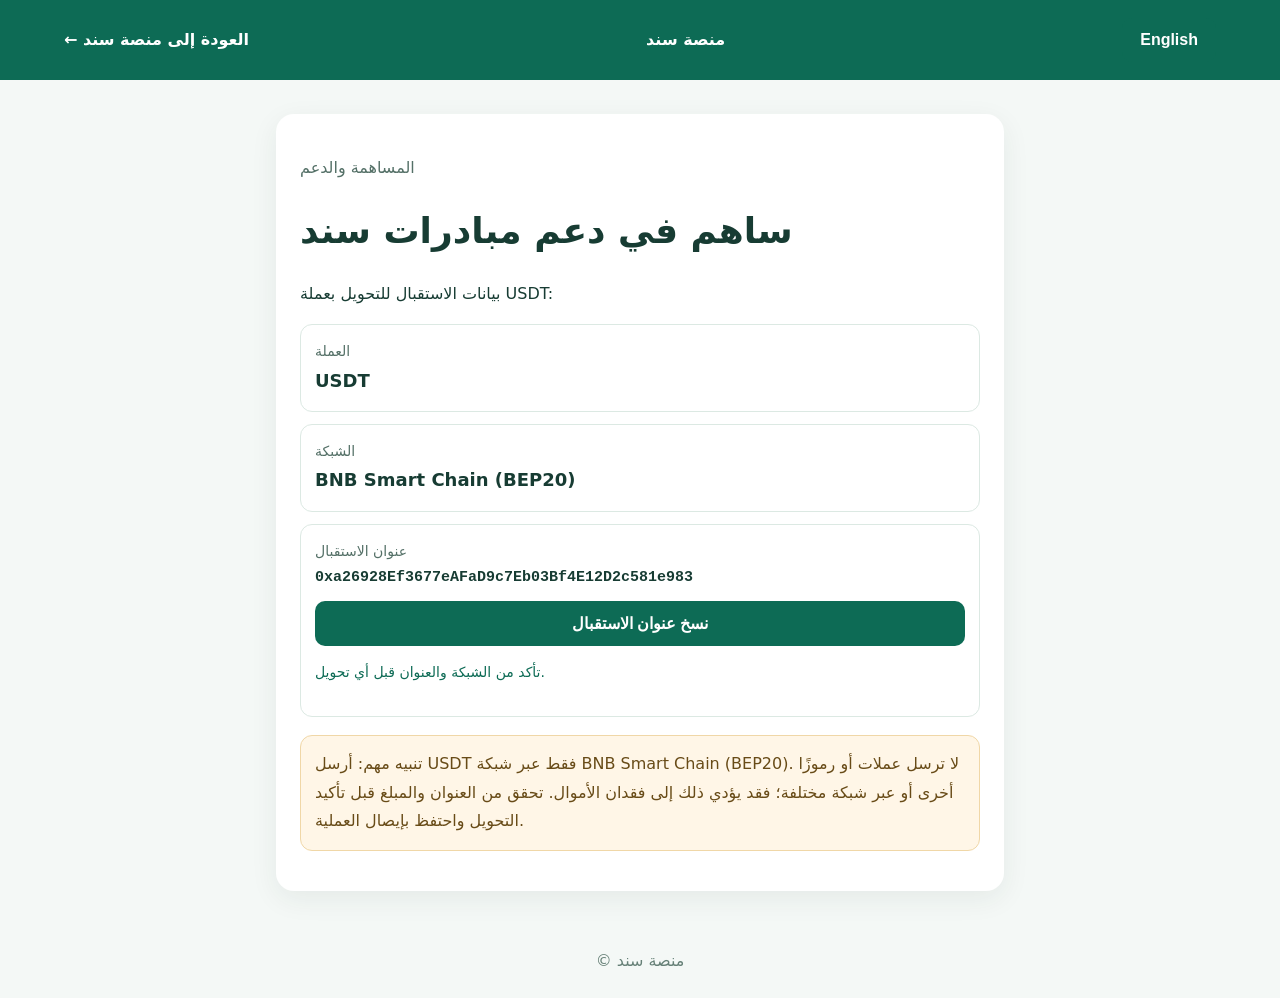
<file: donate.html>
<!doctype html>
<html lang="ar" dir="rtl">
<head>
<meta charset="utf-8">
<meta name="viewport" content="width=device-width,initial-scale=1">
<meta name="theme-color" content="#0d6b55">
<title>التبرع | منصة سند</title>
<style>
*{box-sizing:border-box}body{margin:0;background:#f4f8f6;color:#173c33;font-family:system-ui,-apple-system,"Segoe UI",Tahoma,Arial,sans-serif;line-height:1.8}
header{background:#0d6b55;color:#fff;padding:18px 5%;display:flex;align-items:center;justify-content:space-between;gap:12px;flex-wrap:wrap}
header a{color:#fff;text-decoration:none;font-weight:700}.wrap{max-width:760px;margin:34px auto;padding:0 16px}.panel{background:#fff;border-radius:18px;padding:24px;box-shadow:0 8px 28px #163e3012}
h1{margin:0 0 8px;font-size:clamp(25px,5vw,36px)}.muted{color:#547067}.item{border:1px solid #dce9e3;border-radius:12px;padding:14px;margin:12px 0}.label{font-size:14px;color:#547067}.value{font-weight:800;font-size:18px}.address{direction:ltr;text-align:left;overflow-wrap:anywhere;font-family:ui-monospace,monospace;font-size:15px}
button{border:0;border-radius:10px;background:#0d6b55;color:white;padding:13px 18px;font-size:16px;font-weight:700;width:100%;cursor:pointer;margin-top:10px}
.warning{background:#fff6e7;border:1px solid #f0d7a7;border-radius:12px;padding:14px;color:#684b17;margin-top:18px}.status{min-height:28px;color:#0d6b55;font-size:14px}
footer{text-align:center;color:#668077;padding:22px}
</style>
<script>try{var q=new URLSearchParams(location.search).get("lang"),sanadLang=(q==="ar"||q==="en")?q:localStorage.getItem("sanad_language");if(sanadLang!=="ar"&&sanadLang!=="en")sanadLang=/^ar(?:-|$)/i.test(navigator.language||"")?"ar":"en";document.documentElement.lang=sanadLang;document.documentElement.dir=sanadLang==="ar"?"rtl":"ltr";}catch(e){}</script></head>
<body>
<header><a href="/">← العودة إلى منصة سند</a><strong>منصة سند</strong><button id="languageToggle" type="button" style="width:auto;margin:0">English</button></header>
<main class="wrap"><section class="panel">
<p class="muted">المساهمة والدعم</p><h1>ساهم في دعم مبادرات سند</h1>
<p>بيانات الاستقبال للتحويل بعملة USDT:</p>
<div class="item"><div class="label">العملة</div><div class="value">USDT</div></div>
<div class="item"><div class="label">الشبكة</div><div class="value">BNB Smart Chain (BEP20)</div></div>
<div class="item"><div class="label">عنوان الاستقبال</div><div id="donationAddress" class="value address">0xa26928Ef3677eAFaD9c7Eb03Bf4E12D2c581e983</div>
<button id="copyAddress" type="button">نسخ عنوان الاستقبال</button><p id="copyStatus" class="status" role="status" aria-live="polite">تأكد من الشبكة والعنوان قبل أي تحويل.</p></div>
<p class="warning">تنبيه مهم: أرسل USDT فقط عبر شبكة BNB Smart Chain (BEP20). لا ترسل عملات أو رموزًا أخرى أو عبر شبكة مختلفة؛ فقد يؤدي ذلك إلى فقدان الأموال. تحقق من العنوان والمبلغ قبل تأكيد التحويل واحتفظ بإيصال العملية.</p>
</section></main>
<footer>© منصة سند</footer>
<script>
document.getElementById("copyAddress").addEventListener("click",async()=>{const address=document.getElementById("donationAddress").textContent.trim();const status=document.getElementById("copyStatus");try{await navigator.clipboard.writeText(address);status.textContent="تم نسخ عنوان الاستقبال. تأكد من الشبكة قبل التحويل.";}catch{status.textContent="تعذر النسخ تلقائيًا. اضغط مطولًا على العنوان لنسخه يدويًا.";}});
</script>
<script src="i18n.js?v=30"></script></body></html>
</file>
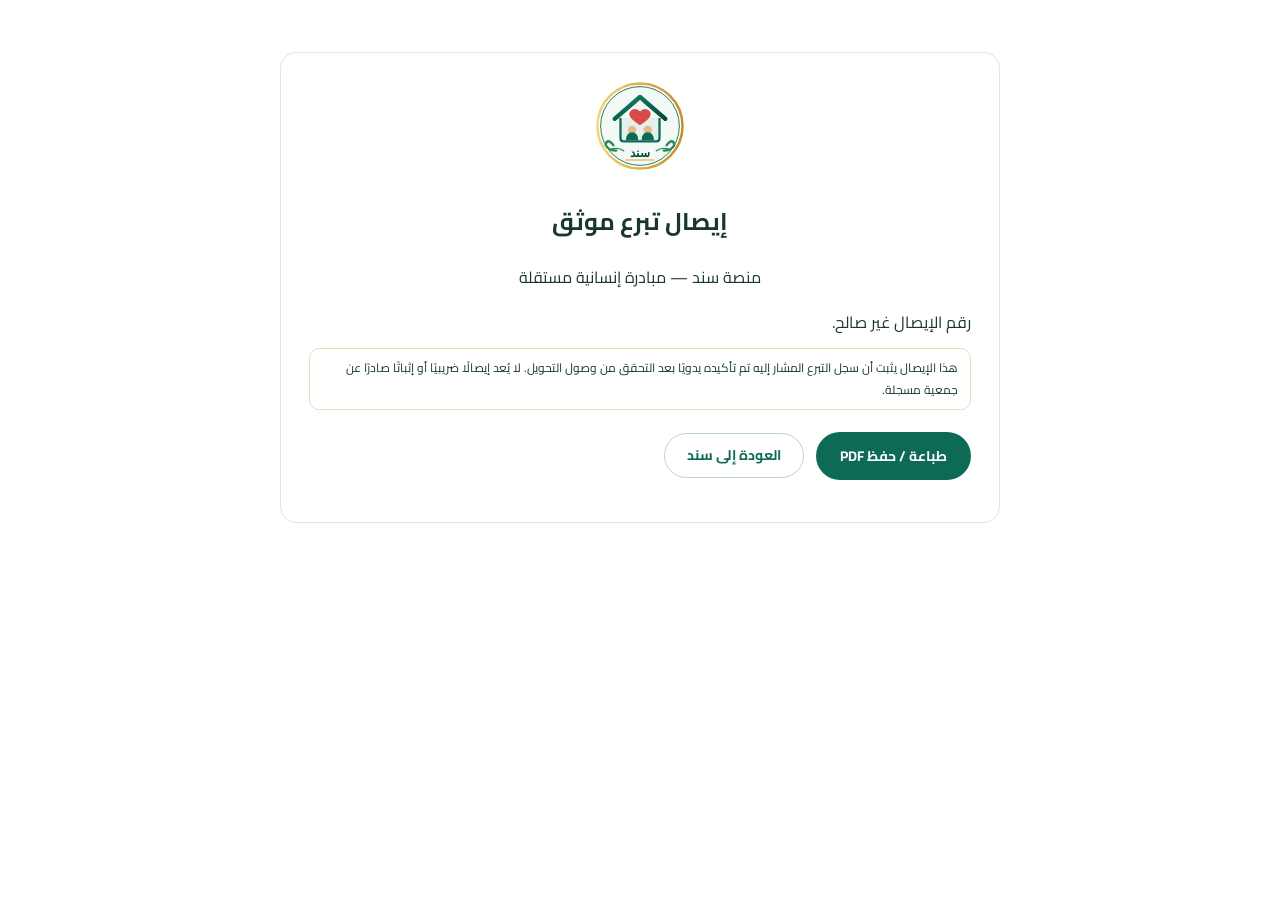
<file: receipt.html>
<!doctype html>
<html lang="ar" dir="rtl">
<head><meta charset="utf-8"><meta name="viewport" content="width=device-width,initial-scale=1"><meta name="robots" content="noindex,nofollow"><meta name="theme-color" content="#0d6b55"><title>إيصال تبرع | سند</title><link rel="stylesheet" href="style.css"></head>
<body>
<main class="section" style="max-width:760px;margin:32px auto;padding:20px">
 <article class="panel" style="background:#fff;border:1px solid #dce8e2;border-radius:16px;padding:28px">
  <div style="text-align:center"><img src="/assets/sanad-logo.svg" alt="شعار سند" width="90"><h1>إيصال تبرع موثق</h1><p>منصة سند — مبادرة إنسانية مستقلة</p></div>
  <div id="receiptContent" aria-live="polite"><p class="empty">جارٍ التحقق من الإيصال…</p></div>
  <p class="warning">هذا الإيصال يثبت أن سجل التبرع المشار إليه تم تأكيده يدويًا بعد التحقق من وصول التحويل. لا يُعد إيصالًا ضريبيًا أو إثباتًا صادرًا عن جمعية مسجلة.</p>
  <div class="hero-actions"><button class="btn" type="button" id="printReceipt" disabled>طباعة / حفظ PDF</button><a class="outline" href="/">العودة إلى سند</a></div>
 </article>
</main>
<script>
(()=>{
 const host=document.getElementById('receiptContent'),button=document.getElementById('printReceipt');
 const params=new URLSearchParams(location.search),ref=String(params.get('ref')||'').trim().toUpperCase();
 const esc=v=>String(v??'').replace(/[&<>"']/g,c=>({'&':'&amp;','<':'&lt;','>':'&gt;','"':'&quot;',"'":'&#39;'}[c]));
 const money=(v,c)=>new Intl.NumberFormat('ar',{style:'currency',currency:String(c||'USD'),maximumFractionDigits:2}).format(Number(v||0));
 if(!ref||ref.length>80){host.textContent='رقم الإيصال غير صالح.';return;}
 fetch('https://vovpbesmqgvfpjxslzbx.supabase.co/rest/v1/rpc/get_public_donation_receipt',{method:'POST',headers:{apikey:'sb_publishable_1T4fLsk02CYnxnJOFVGhtw_Mh-t9V3j',Authorization:'Bearer sb_publishable_1T4fLsk02CYnxnJOFVGhtw_Mh-t9V3j','Content-Type':'application/json'},body:JSON.stringify({p_reference_code:ref})})
 .then(async r=>{const d=await r.json();if(!r.ok)throw new Error('receipt unavailable');return Array.isArray(d)?d[0]:d;})
 .then(d=>{if(!d){host.textContent='لم نعثر على إيصال مؤكد بهذا الرقم.';return;}host.innerHTML='<dl><dt>رقم الإيصال</dt><dd dir="ltr">'+esc(d.public_reference)+'</dd><dt>المبلغ</dt><dd>'+esc(money(d.amount,d.currency))+'</dd><dt>الحملة</dt><dd>'+esc(d.campaign_title)+'</dd><dt>تاريخ التأكيد</dt><dd>'+esc(new Date(d.confirmed_at).toLocaleString('ar'))+'</dd><dt>الحالة</dt><dd>تم التحقق من الاستلام</dd></dl>';button.disabled=false;})
 .catch(()=>{host.textContent='تعذر التحقق من الإيصال الآن. يرجى المحاولة لاحقًا.';});
 button.addEventListener('click',()=>window.print());
})();
</script>
</body></html>
</file>
<file: style.css>
@import url('https://fonts.googleapis.com/css2?family=Cairo:wght@400;600;700;800;900&display=swap');
:root{--g:#0d6b55;--d:#084b3d;--mint:#e8f4ed;--ink:#18382f;--muted:#687c74;--line:#e3ece6}*{box-sizing:border-box}html{scroll-behavior:smooth}body{margin:0;color:var(--ink);font-family:Cairo,Tahoma,sans-serif;line-height:1.8}header{height:76px;padding:0 7%;display:flex;align-items:center;justify-content:space-between;border-bottom:1px solid var(--line);position:sticky;top:0;background:#ffffffed;backdrop-filter:blur(10px);z-index:2}.brand{font-size:24px;font-weight:900;color:var(--d);text-decoration:none;display:flex;align-items:center;gap:9px}.brand img{width:44px;height:44px;object-fit:contain}nav{display:flex;gap:28px}nav a,.outline{color:var(--muted);text-decoration:none;font-size:14px;font-weight:700}.outline{border:1px solid #b9d6ca;border-radius:25px;padding:7px 17px;color:var(--g)}.hero{padding:75px 9%;background:linear-gradient(120deg,#f7fbf8,#edf6f0);display:grid;grid-template-columns:1.1fr .9fr;gap:45px;align-items:center}.hero small,small{color:var(--g);font-weight:900}.hero h1{font-size:clamp(40px,5vw,64px);line-height:1.25;margin:12px 0}.hero em{color:var(--g);font-style:normal}.hero p{color:var(--muted);max-width:600px}.btn{display:inline-block;background:var(--g);color:white;padding:11px 24px;border:0;border-radius:28px;text-decoration:none;font:700 14px Cairo;cursor:pointer}.warning{font-size:12px;background:white;border:1px solid #eadfbd;padding:8px 12px;border-radius:10px;display:table}.art{min-height:300px;display:flex;align-items:center;justify-content:center;flex-direction:column;position:relative;background:#e4f1e9;border-radius:48% 52% 44% 56%;color:var(--d);padding:25px}.hero-logo{width:min(100%,245px);height:auto;filter:drop-shadow(0 12px 18px #0d6b5522)}.art span{font-size:12px;color:var(--muted)}.section{padding:72px 8%}.section h2,.trust h2,.contact h2{font-size:34px;margin:6px 0 15px}.lead{color:var(--muted)}.cards{display:grid;grid-template-columns:repeat(3,1fr);gap:17px;margin-top:28px}.cards article{border:1px solid var(--line);border-radius:17px;padding:22px}.cards i{font-style:normal;color:var(--g);background:var(--mint);width:45px;height:45px;border-radius:14px;display:grid;place-items:center;font-size:24px}.cards h3{margin:12px 0 3px}.cards p,.steps p{font-size:13px;color:var(--muted);margin:0}.pale{background:#f7faf7}.steps{display:grid;grid-template-columns:repeat(4,1fr);gap:22px;margin-top:25px}.steps>div{border-top:2px solid #bad8c8;padding-top:12px}.steps b{color:var(--g)}.steps h3{font-size:16px;margin:5px 0}.trust{margin:55px 8%;background:var(--d);color:white;border-radius:22px;padding:34px;display:grid;grid-template-columns:1.2fr .8fr;gap:30px}.trust small{color:#b6e1c9}.trust p{color:#d7e8df;font-size:14px}.trust ul{background:#ffffff12;border:1px solid #ffffff22;border-radius:14px;padding:16px 35px}.trust li{margin:5px 0;color:#e1eee7;font-size:13px}.contact{text-align:center;background:#f4faf6;padding:60px 20px}.contact p{color:var(--muted);font-size:13px}footer{padding:25px 8%;display:flex;justify-content:space-between;align-items:center;border-top:1px solid var(--line)}footer p,footer small{font-size:12px;color:var(--muted)}@media(max-width:760px){nav{display:none}.hero{grid-template-columns:1fr;padding:48px 7%}.art{min-height:235px}.cards{grid-template-columns:repeat(2,1fr)}.steps{grid-template-columns:repeat(2,1fr)}.trust{grid-template-columns:1fr;margin:30px 5%;padding:25px}.section{padding:55px 6%}}@media(max-width:470px){.cards{grid-template-columns:1fr}.hero h1{font-size:42px}.section h2,.trust h2,.contact h2{font-size:28px}footer{flex-wrap:wrap;gap:8px}}
.access-tools{display:flex;gap:8px;justify-content:center;flex-wrap:wrap;padding:12px;background:#fff;border-bottom:1px solid var(--line)}.access-tools button{border:1px solid var(--line);background:white;color:var(--g);border-radius:20px;padding:7px 13px;cursor:pointer}.searchbar{padding:18px 8%;display:flex;align-items:center;gap:12px;flex-wrap:wrap}.searchbar input{flex:1;min-width:190px;border:1px solid var(--line);border-radius:25px;padding:11px 16px;font:inherit}.public-form{max-width:650px;display:grid;gap:13px}.public-form label{display:grid;gap:6px;font-weight:700}.public-form input,.public-form select,.public-form textarea{width:100%;border:1px solid var(--line);border-radius:10px;padding:11px;font:inherit;background:white}.public-form p{font-size:12px;color:var(--muted)}progress{width:100%;height:12px;accent-color:var(--g)}body.high-contrast{--ink:#000;--muted:#222;--line:#555}body.dark{background:#14231e;color:#edf7f0;--ink:#edf7f0;--muted:#c4d3ca;--line:#344b40}body.dark header,body.dark .access-tools,body.dark .access-tools button,body.dark .public-form input,body.dark .public-form select,body.dark .public-form textarea{background:#1c332a;color:#edf7f0}body.dark .pale,body.dark .contact{background:#1a3027}body.dark .cards article{border-color:#40584c}body.dark .searchbar input{background:#1c332a;color:white}@media(max-width:650px){.searchbar{padding:15px 6%}}


/* Responsive layout refresh: desktop, tablet and mobile */
img,svg,video{max-width:100%}
html{overflow-x:hidden}
body{min-width:320px;overflow-x:hidden}
header{height:auto;min-height:76px;padding:10px clamp(16px,4vw,64px);gap:16px;flex-wrap:nowrap}
header .brand{flex:0 0 auto;white-space:nowrap}
header nav{align-items:center;justify-content:center;flex:1;min-width:0;gap:clamp(10px,2vw,26px)}
header nav a{white-space:nowrap}
header .outline{white-space:nowrap;flex:0 0 auto}
.mobile-menu-toggle{display:none}
.access-tools{position:relative;z-index:1;gap:8px 10px;padding:12px clamp(12px,4vw,40px)}
.access-tools button{min-height:40px;font:600 14px Cairo,Tahoma,sans-serif}
.searchbar{max-width:1200px;margin-inline:auto;gap:10px 14px}
.searchbar label{font-weight:800;white-space:nowrap}
.searchbar input{min-width:0}
.section{width:100%;max-width:1440px;margin-inline:auto}
.hero{min-height:440px}
.cards article{min-width:0;overflow-wrap:anywhere}
.public-form{width:100%}
.public-form input,.public-form select,.public-form textarea{min-width:0;max-width:100%}
footer{gap:18px;flex-wrap:wrap}
@media(max-width:1000px){
 header{padding:10px 18px;gap:12px}
 header nav{gap:10px}
 header nav a,.outline{font-size:12px}
 header .outline{padding:6px 10px}
}
@media(max-width:820px){
 header{display:flex;flex-wrap:wrap;justify-content:space-between;min-height:68px;padding:10px 16px;gap:8px}
 header .brand{font-size:22px}
 header .brand img{width:40px;height:40px}
 .mobile-menu-toggle{display:inline-flex;align-items:center;justify-content:center;gap:8px;min-width:44px;min-height:44px;padding:8px 13px;border:1px solid var(--line);border-radius:12px;background:#fff;color:var(--g);font:700 14px Cairo,Tahoma,sans-serif;cursor:pointer}
 header nav,header .outline{display:none}
 header.is-menu-open nav{display:flex;order:3;flex:1 0 100%;flex-direction:column;align-items:stretch;gap:0;padding:6px 0}
 header.is-menu-open nav a{display:block;padding:10px 12px;border-top:1px solid var(--line);font-size:14px}
 header.is-menu-open .outline{display:flex;order:4;justify-content:center;flex:1 1 calc(50% - 8px);margin:0 0 5px;padding:9px 10px;font-size:13px}
 .hero{grid-template-columns:1fr;gap:28px;padding:48px 6%}
 .hero>div:first-child{max-width:760px}
 .art{width:min(100%,440px);margin-inline:auto}
 .cards{grid-template-columns:repeat(2,minmax(0,1fr))}
 .steps{grid-template-columns:repeat(2,minmax(0,1fr))}
 .trust{grid-template-columns:1fr}
}
@media(max-width:520px){
 .access-tools{justify-content:center;padding:10px 8px;gap:7px}
 .access-tools button{padding:7px 10px;min-height:38px;font-size:12px}
 .searchbar{padding:14px 16px;display:grid;grid-template-columns:1fr}
 .searchbar label{font-size:15px}
 .searchbar input{width:100%;font-size:14px}
 .section{padding:42px 18px}
 .section h2,.trust h2,.contact h2{font-size:26px;line-height:1.45}
 .hero{padding:38px 18px}
 .hero h1{font-size:clamp(34px,9vw,44px);overflow-wrap:anywhere}
 .hero p{font-size:14px}
 .cards{grid-template-columns:1fr;gap:13px}
 .cards article{padding:19px}
 .steps{grid-template-columns:1fr 1fr;gap:16px}
 .trust{margin:24px 14px;padding:22px 18px}
 .trust ul{padding:14px 30px}
 .contact{padding:42px 18px}
 footer{padding:22px 18px;justify-content:center;text-align:center}
 footer>*{flex:1 1 100%;justify-content:center}
}
@media(min-width:821px){
 .mobile-menu-toggle{display:none!important}
}
body.dark .mobile-menu-toggle{background:#1c332a;color:#edf7f0;border-color:#40584c}


/* Homepage visual hierarchy refresh */
:root{scroll-padding-top:88px}
section[id],.hero{scroll-margin-top:88px}
.hero{position:relative;isolation:isolate;overflow:hidden;background:radial-gradient(circle at 82% 20%,#d9eee2 0,transparent 34%),linear-gradient(120deg,#f8fcf9 0%,#eaf5ee 100%);padding-top:86px;padding-bottom:86px}
.hero:before{content:"";position:absolute;z-index:-1;width:360px;height:360px;border:1px solid #c8e2d2;border-radius:50%;inset-inline-start:-150px;bottom:-220px;box-shadow:0 0 0 28px #dceee455,0 0 0 58px #dceee433}
.hero>div:first-child{max-width:720px}
.hero h1{letter-spacing:-1px}
.hero-actions{display:flex;align-items:center;gap:12px;flex-wrap:wrap;margin:22px 0 14px}
.hero-actions .outline{display:inline-flex;align-items:center;justify-content:center;min-height:44px;padding:9px 22px;background:#ffffffa8}
.hero .warning{margin-top:18px}
.art{box-shadow:0 22px 65px #0d6b5512;border:1px solid #d6e9dc}
.section>h2{letter-spacing:-.4px}
.cards article{background:#fff;box-shadow:0 8px 24px #123d2b08;transition:transform .18s ease,box-shadow .18s ease}
.cards article:hover{transform:translateY(-3px);box-shadow:0 14px 30px #123d2b12}
#aidRequest{background:linear-gradient(135deg,#f1f8f3,#eaf5ee);max-width:none;padding-inline:max(8%,calc((100% - 1200px)/2))}
#aidRequest .public-form{background:#fff;border:1px solid #dcebe1;border-radius:20px;padding:24px;box-shadow:0 16px 42px #0d6b550d}
#aidRequest .public-form button{min-height:48px;font-size:16px}
#aidRequest .public-form label{font-size:14px}
#aidRequest .public-form p{margin:0}
body.dark #aidRequest{background:#1a3027}
body.dark #aidRequest .public-form{background:#1c332a;border-color:#40584c}
body.dark .cards article{background:#1c332a}
@media(max-width:820px){.hero{padding-top:52px;padding-bottom:52px}.hero-actions{align-items:stretch}.hero-actions .btn,.hero-actions .outline{flex:1 1 100%}}


/* Final cross-device layout safeguards */
*{min-width:0}
header{width:100%}
header nav a{display:inline-flex;align-items:center}
main{width:100%;max-width:100%;overflow-x:clip}
.hero,.section,.trust,.contact{box-sizing:border-box}
.hero>div,.cards article,.steps>div{min-width:0}
.public-form{margin-inline:auto}
.public-form label{width:100%}
.public-form input,.public-form select,.public-form textarea{display:block;max-width:100%;min-width:0}
@media(max-width:820px){
 header{position:sticky;top:0}
 header .mobile-menu-toggle{display:inline-flex}
 header.is-menu-open{align-items:center}
 header.is-menu-open nav{width:100%;display:flex}
}
@media(max-width:520px){
 body{font-size:15px}
 .hero{min-height:0;grid-template-columns:minmax(0,1fr)}
 .hero-actions{width:100%}
 .hero-actions a{width:100%;text-align:center}
 .art{min-height:210px}
 .steps{grid-template-columns:repeat(2,minmax(0,1fr))}
 #aidRequest{padding-inline:16px}
 #aidRequest .public-form{padding:18px}
 .trust{overflow-wrap:anywhere}
 footer{gap:12px}
}
@media(min-width:821px){
 header .mobile-menu-toggle{display:none!important}
 header nav{display:flex!important}
}

/* Aid intake consent layout */
.public-form .consent-row{display:flex;align-items:flex-start;gap:10px;font-weight:400;line-height:1.7}.public-form .consent-row input{width:auto;min-width:18px;min-height:18px;margin-top:4px;padding:0}.public-form label small{font-size:12px;font-weight:400;color:var(--muted)}
</file>
